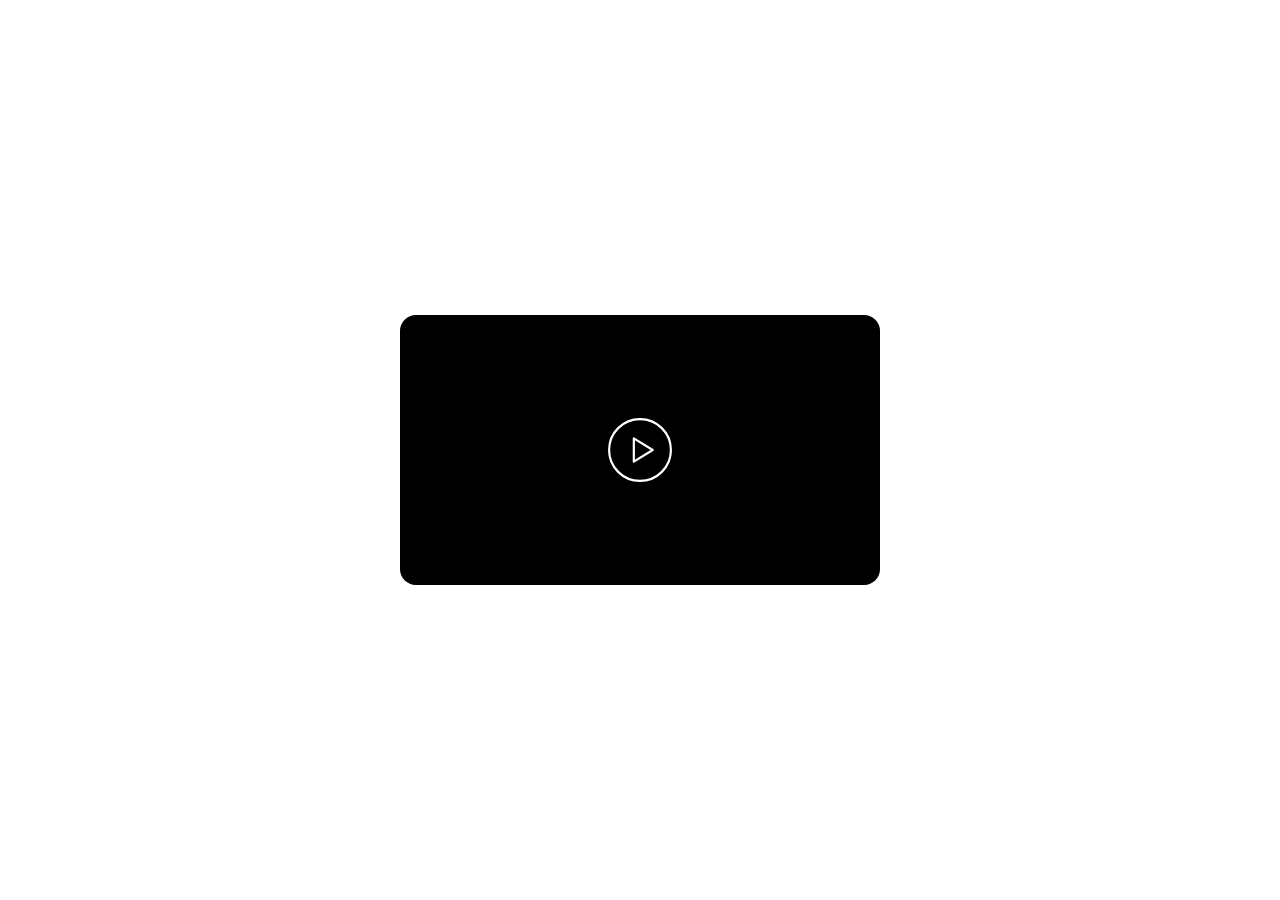
<file: index.html>
<!doctype html>
<html lang="ko">
<head>
<meta charset="utf-8">
<meta name="viewport" content="width=device-width, initial-scale=1">
<title>영상 카드</title>
<style>
  * { box-sizing: border-box; }
  body { margin: 0; min-height: 100vh; display: grid; place-items: center; padding: 24px; background: #fff; }

  .card {
    position: relative; display: block; width: 100%; max-width: 480px; aspect-ratio: 16 / 9;
    padding: 0; border: 0; border-radius: 16px; overflow: hidden; cursor: pointer;
    background: #000 url(https://i.ytimg.com/vi/AWbzGozuKlo/sddefault.jpg) center / cover no-repeat;
  }
  .card::after { content: ""; position: absolute; inset: 0; background: rgba(0,0,0,.15); transition: background .2s; }
  .card:hover::after { background: rgba(0,0,0,.3); }
  .play {
    position: absolute; z-index: 1; top: 50%; left: 50%; width: 64px; height: auto;
    transform: translate(-50%, -50%); overflow: visible;
  }

  .modal { position: fixed; inset: 0; z-index: 10; display: none; place-items: center; padding: 24px; background: rgba(0,0,0,.8); }
  .modal.open { display: grid; }
  .frame { position: relative; width: 100%; max-width: 960px; aspect-ratio: 16 / 9; background: #000; border-radius: 12px; overflow: hidden; }
  .frame iframe { position: absolute; inset: 0; width: 100%; height: 100%; border: 0; }
  .close {
    position: absolute; top: 16px; right: 16px; width: 40px; height: 40px; border: 0; border-radius: 50%;
    background: rgba(255,255,255,.15); color: #fff; font-size: 20px; cursor: pointer;
  }
  .close:hover { background: rgba(255,255,255,.3); }
</style>
</head>
<body>
  <button class="card" id="card" type="button" aria-label="영상 재생"><svg class="play" viewBox="0 0 88 88" aria-hidden="true" fill="none" stroke="#fff" stroke-width="3" stroke-linejoin="round">
      <circle cx="44" cy="44" r="42.5"/>
      <path d="M35.5 28v32l26-16z"/>
    </svg></button>

  <div class="modal" id="modal" role="dialog" aria-modal="true" aria-label="영상">
    <button class="close" id="close" type="button" aria-label="닫기">✕</button>
    <div class="frame" id="frame"></div>
  </div>

<script>
  const VIDEO_ID = 'AWbzGozuKlo';
  const modal = document.getElementById('modal');
  const frame = document.getElementById('frame');

  function open() {
    frame.innerHTML = '<iframe src="https://www.youtube.com/embed/' + VIDEO_ID +
      '?autoplay=1&rel=0" allow="autoplay; encrypted-media; picture-in-picture; fullscreen" allowfullscreen></iframe>';
    modal.classList.add('open');
  }
  function close() {
    modal.classList.remove('open');
    frame.innerHTML = '';
  }

  document.getElementById('card').onclick = open;
  document.getElementById('close').onclick = close;
  modal.onclick = e => { if (e.target === modal) close(); };
  document.addEventListener('keydown', e => { if (e.key === 'Escape') close(); });
</script>
</body>
</html>
</file>
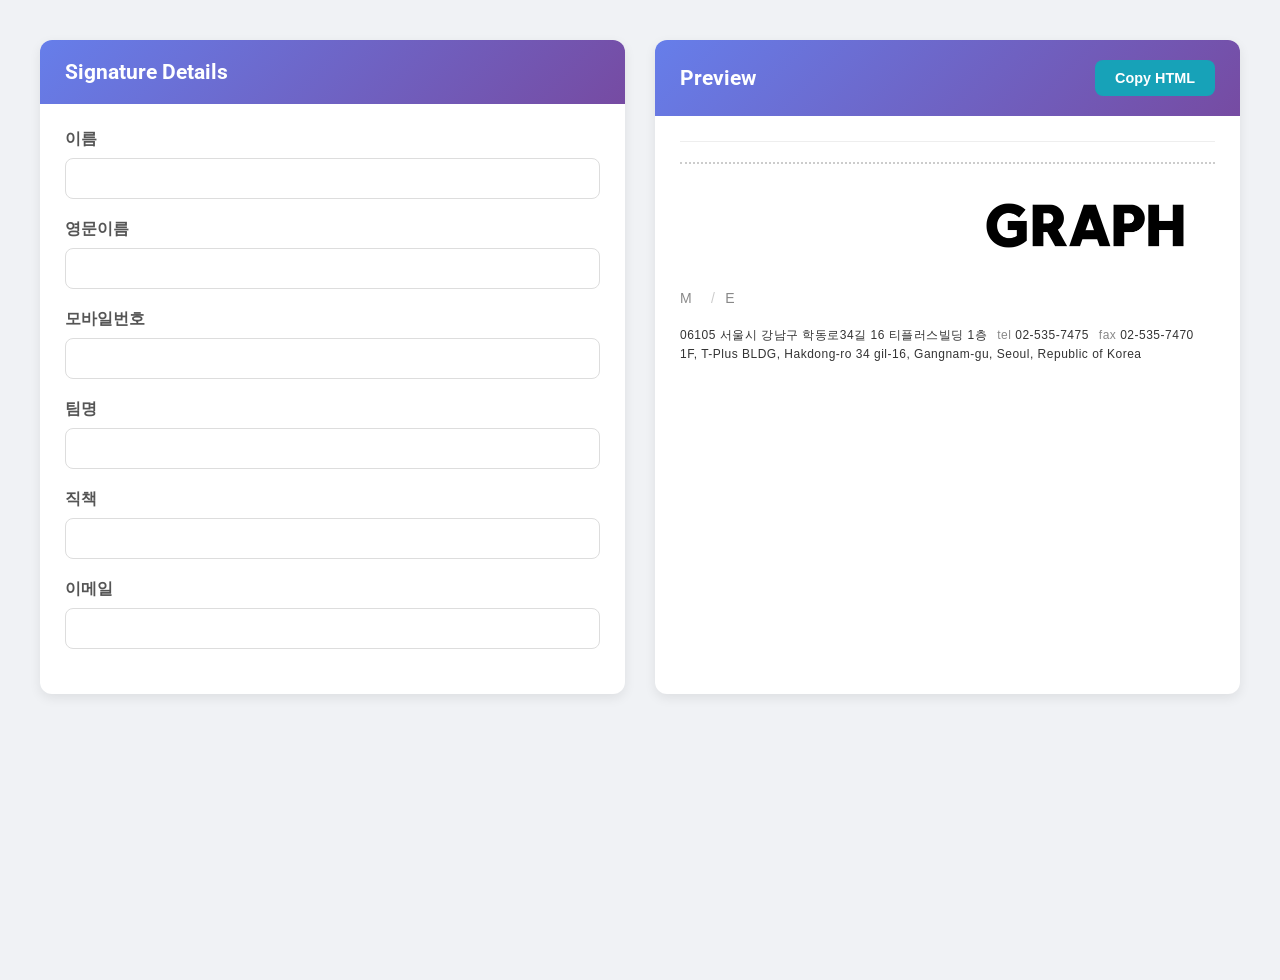
<file: e-signature.html>
<!DOCTYPE html>
<html lang="en">
<head>
    <meta charset="UTF-8">
    <meta name="viewport" content="width=device-width, initial-scale=1.0">
    <title>Email Signature Generator</title>
    <link rel="stylesheet" href="https://fonts.googleapis.com/css2?family=Roboto:wght@400;700&display=swap">
    <link rel="stylesheet" href="https://graphdesign.github.io/www/files/e-signature.css">
</head>
<body>
    <div class="container">
        <div class="card">
            <div class="card-header">
                <h2>Signature Details</h2>
            </div>
            <div class="card-body">
                <div class="form-group">
                    <label for="name">이름</label>
                    <input type="text" id="name" oninput="updatePreview()">
                </div>
                <div class="form-group">
                    <label for="englishName">영문이름</label>
                    <input type="text" id="englishName" oninput="updatePreview()">
                </div>
                <div class="form-group">
                    <label for="mobileNumber">모바일번호</label>
                    <input type="text" id="mobileNumber" oninput="updatePreview()">
                </div>
                <div class="form-group">
                    <label for="teamName">팀명</label>
                    <input type="text" id="teamName" oninput="updatePreview()">
                </div>
                <div class="form-group">
                    <label for="position">직책</label>
                    <input type="text" id="position" oninput="updatePreview()">
                </div>
                <div class="form-group">
                    <label for="emailAddress">이메일</label>
                    <input type="email" id="emailAddress" oninput="updatePreview()">
                </div>
            </div>
        </div>
        <div class="card">
            <div class="card-header">
                <h2>Preview</h2>
                <button id="copyButton">Copy HTML</button>
            </div>
            <div class="card-body">
                <div id="signatureDisplay"></div>
            </div>
        </div>
    </div>
    <script src="https://graphdesign.github.io/www/files/e-signature.js"></script>
</body>
</html>
</file>
